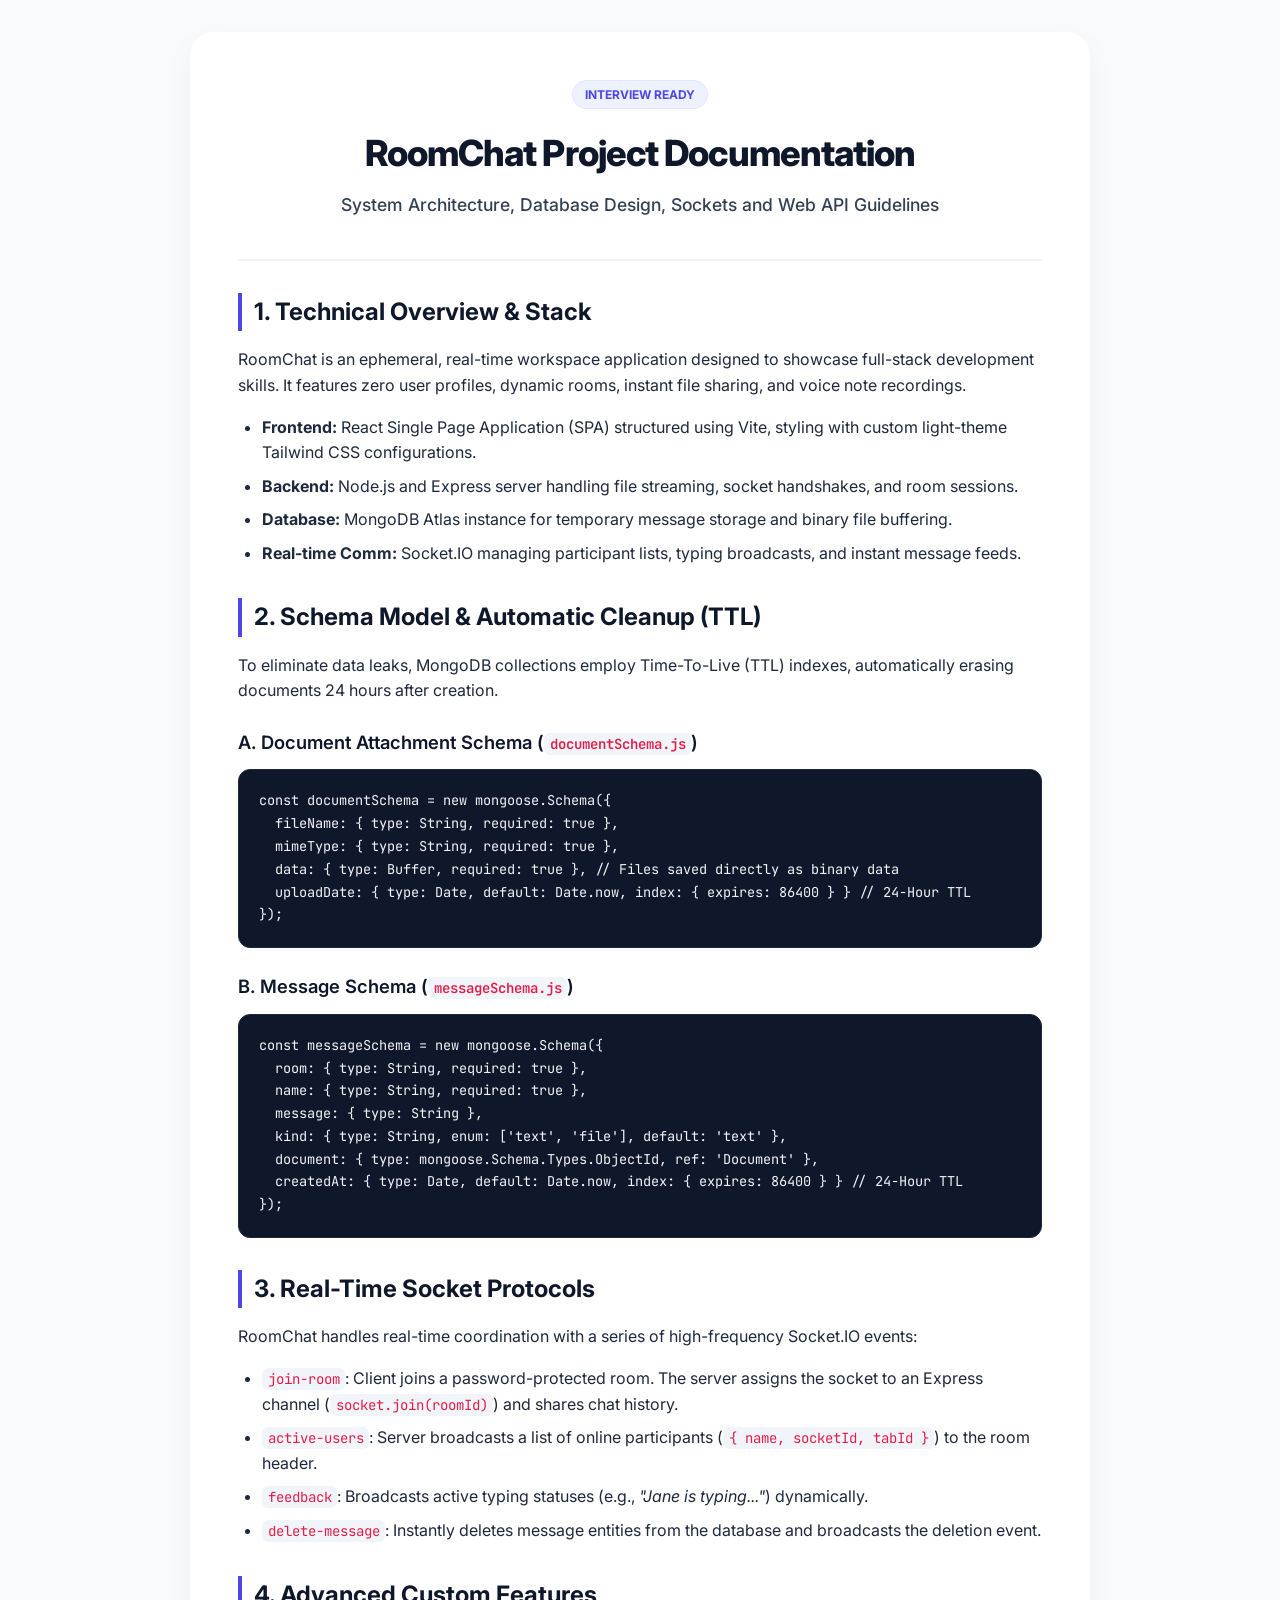
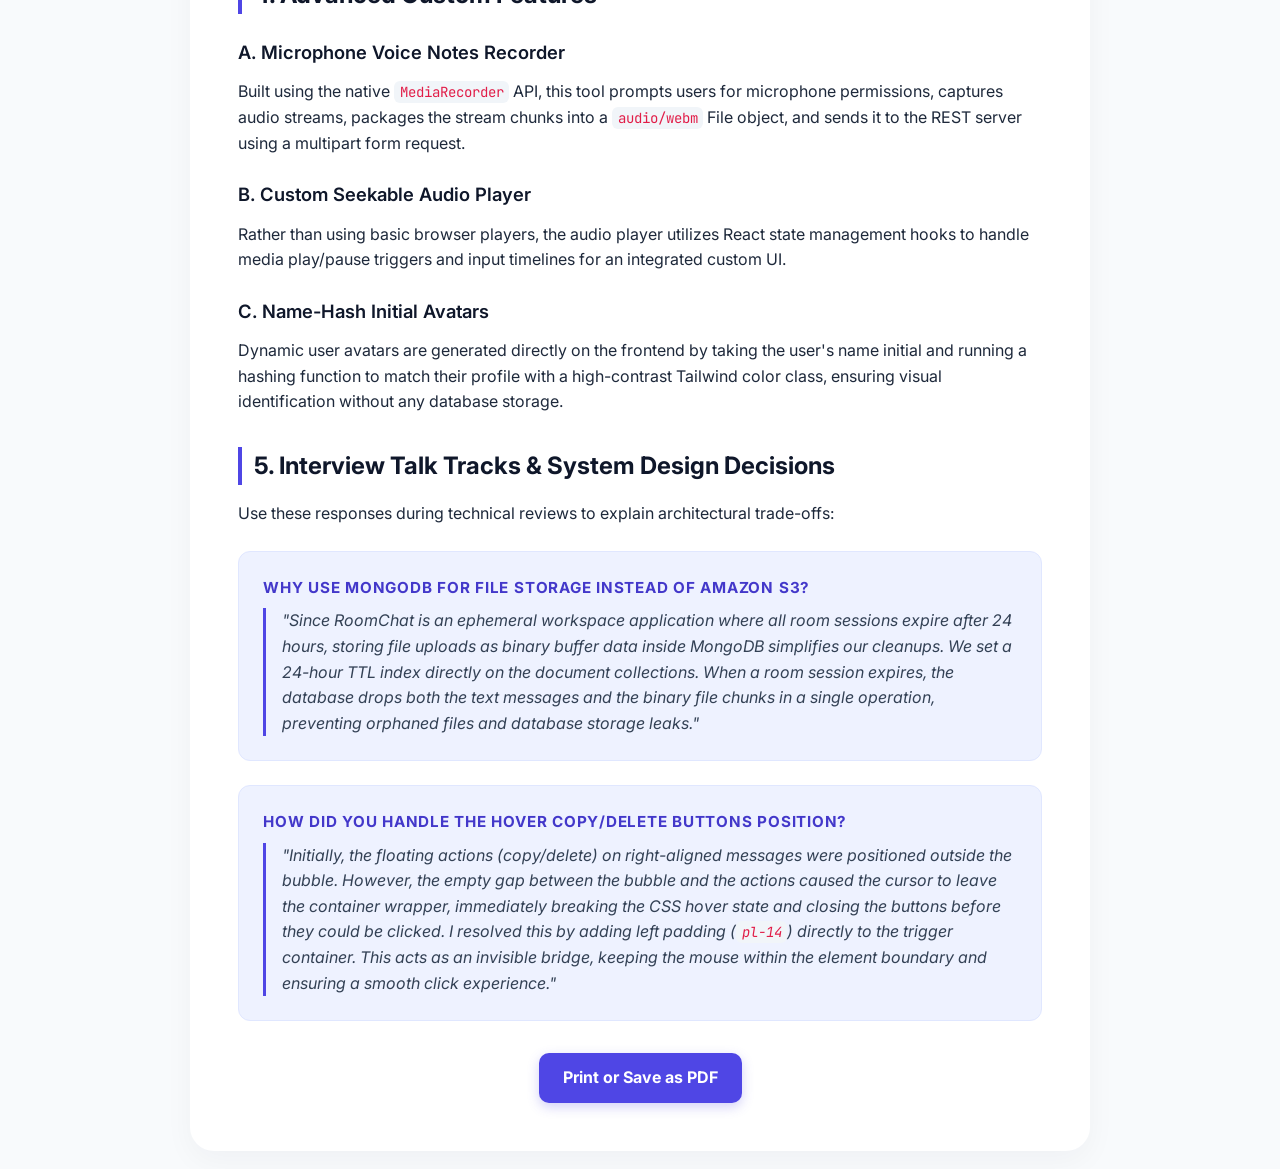
<file: project_documentation.html>
<!DOCTYPE html>
<html lang="en">
<head>
  <meta charset="UTF-8">
  <meta name="viewport" content="width=device-width, initial-scale=1.0">
  <title>RoomChat - Technical Documentation & Interview Guide</title>
  <link rel="preconnect" href="https://fonts.googleapis.com">
  <link rel="preconnect" href="https://fonts.gstatic.com" crossorigin>
  <link href="https://fonts.googleapis.com/css2?family=Inter:wght@300;450;600;700;800&family=JetBrains+Mono:wght@400;600&display=swap" rel="stylesheet">
  <style>
    :root {
      --slate-50: #f8fafc;
      --slate-100: #f1f5f9;
      --slate-200: #e2e8f0;
      --slate-700: #334155;
      --slate-800: #1e293b;
      --slate-900: #0f172a;
      --indigo-50: #eef2ff;
      --indigo-100: #e0e7ff;
      --indigo-600: #4f46e5;
      --indigo-700: #4338ca;
      --rose-50: #fff1f2;
      --rose-600: #e11d48;
    }

    * {
      box-sizing: border-box;
      margin: 0;
      padding: 0;
    }

    body {
      font-family: 'Inter', sans-serif;
      background-color: var(--slate-50);
      color: var(--slate-800);
      line-height: 1.6;
      padding: 2rem 1rem;
    }

    .container {
      max-width: 900px;
      margin: 0 auto;
      background: white;
      border: 1px border var(--slate-200);
      border-radius: 24px;
      padding: 3rem;
      box-shadow: 0 10px 30px rgba(15, 23, 42, 0.04);
    }

    header {
      border-bottom: 2px solid var(--slate-100);
      padding-bottom: 1.5rem;
      margin-bottom: 2rem;
      text-align: center;
    }

    .badge {
      display: inline-block;
      background: var(--indigo-50);
      border: 1px solid var(--indigo-100);
      color: var(--indigo-600);
      font-size: 0.75rem;
      font-weight: 700;
      padding: 0.25rem 0.75rem;
      border-radius: 9999px;
      text-transform: uppercase;
      margin-bottom: 1rem;
    }

    h1 {
      font-size: 2.25rem;
      font-weight: 800;
      color: var(--slate-900);
      letter-spacing: -0.025em;
      margin-bottom: 0.5rem;
    }

    .subtitle {
      color: var(--slate-700);
      font-size: 1.1rem;
      font-weight: 500;
    }

    h2 {
      font-size: 1.5rem;
      font-weight: 700;
      color: var(--slate-900);
      margin-top: 2rem;
      margin-bottom: 1rem;
      border-left: 4px solid var(--indigo-600);
      padding-left: 0.75rem;
    }

    h3 {
      font-size: 1.15rem;
      font-weight: 600;
      color: var(--slate-900);
      margin-top: 1.5rem;
      margin-bottom: 0.75rem;
    }

    p {
      margin-bottom: 1rem;
    }

    ul, ol {
      margin-bottom: 1rem;
      padding-left: 1.5rem;
    }

    li {
      margin-bottom: 0.5rem;
    }

    code {
      font-family: 'JetBrains Mono', monospace;
      font-size: 0.875rem;
      background-color: var(--slate-100);
      padding: 0.125rem 0.35rem;
      border-radius: 6px;
      color: var(--rose-600);
    }

    pre {
      background-color: var(--slate-900);
      color: var(--slate-100);
      padding: 1.25rem;
      border-radius: 12px;
      overflow-x: auto;
      margin-bottom: 1.5rem;
      border: 1px solid var(--slate-800);
    }

    pre code {
      background-color: transparent;
      padding: 0;
      color: var(--slate-100);
      font-size: 0.85rem;
    }

    .talk-track {
      background-color: var(--indigo-50);
      border: 1px solid var(--indigo-100);
      border-radius: 12px;
      padding: 1.5rem;
      margin: 1.5rem 0;
    }

    .talk-track-title {
      font-weight: 700;
      color: var(--indigo-700);
      margin-bottom: 0.5rem;
      font-size: 0.95rem;
      text-transform: uppercase;
      letter-spacing: 0.05em;
    }

    .talk-track-quote {
      font-style: italic;
      color: var(--slate-700);
      border-left: 3px solid var(--indigo-600);
      padding-left: 1rem;
      margin-top: 0.5rem;
    }

    .print-btn {
      display: block;
      width: fit-content;
      margin: 2rem auto 0 auto;
      background: var(--indigo-600);
      color: white;
      border: none;
      font-weight: 700;
      padding: 0.75rem 1.5rem;
      border-radius: 10px;
      cursor: pointer;
      box-shadow: 0 4px 12px rgba(79, 70, 229, 0.25);
      transition: background 0.15s ease;
    }

    .print-btn:hover {
      background: var(--indigo-700);
    }

    @media (max-width: 640px) {
      body {
        padding: 1rem 0.5rem;
      }
      .container {
        padding: 1.5rem;
        border-radius: 16px;
      }
      h1 {
        font-size: 1.75rem;
      }
    }

    @media print {
      body {
        background: white;
        padding: 0;
      }
      .container {
        box-shadow: none;
        border: none;
        padding: 0;
      }
      .print-btn {
        display: none;
      }
    }
  </style>
</head>
<body>

  <div class="container">
    <header>
      <span class="badge">Interview Ready</span>
      <h1>RoomChat Project Documentation</h1>
      <p class="subtitle">System Architecture, Database Design, Sockets and Web API Guidelines</p>
    </header>

    <h2>1. Technical Overview & Stack</h2>
    <p>RoomChat is an ephemeral, real-time workspace application designed to showcase full-stack development skills. It features zero user profiles, dynamic rooms, instant file sharing, and voice note recordings.</p>
    <ul>
      <li><strong>Frontend:</strong> React Single Page Application (SPA) structured using Vite, styling with custom light-theme Tailwind CSS configurations.</li>
      <li><strong>Backend:</strong> Node.js and Express server handling file streaming, socket handshakes, and room sessions.</li>
      <li><strong>Database:</strong> MongoDB Atlas instance for temporary message storage and binary file buffering.</li>
      <li><strong>Real-time Comm:</strong> Socket.IO managing participant lists, typing broadcasts, and instant message feeds.</li>
    </ul>

    <h2>2. Schema Model & Automatic Cleanup (TTL)</h2>
    <p>To eliminate data leaks, MongoDB collections employ Time-To-Live (TTL) indexes, automatically erasing documents 24 hours after creation.</p>
    
    <h3>A. Document Attachment Schema (<code>documentSchema.js</code>)</h3>
    <pre><code>const documentSchema = new mongoose.Schema({
  fileName: { type: String, required: true },
  mimeType: { type: String, required: true },
  data: { type: Buffer, required: true }, // Files saved directly as binary data
  uploadDate: { type: Date, default: Date.now, index: { expires: 86400 } } // 24-Hour TTL
});</code></pre>

    <h3>B. Message Schema (<code>messageSchema.js</code>)</h3>
    <pre><code>const messageSchema = new mongoose.Schema({
  room: { type: String, required: true },
  name: { type: String, required: true },
  message: { type: String },
  kind: { type: String, enum: ['text', 'file'], default: 'text' },
  document: { type: mongoose.Schema.Types.ObjectId, ref: 'Document' },
  createdAt: { type: Date, default: Date.now, index: { expires: 86400 } } // 24-Hour TTL
});</code></pre>

    <h2>3. Real-Time Socket Protocols</h2>
    <p>RoomChat handles real-time coordination with a series of high-frequency Socket.IO events:</p>
    <ul>
      <li><code>join-room</code>: Client joins a password-protected room. The server assigns the socket to an Express channel (<code>socket.join(roomId)</code>) and shares chat history.</li>
      <li><code>active-users</code>: Server broadcasts a list of online participants (<code>{ name, socketId, tabId }</code>) to the room header.</li>
      <li><code>feedback</code>: Broadcasts active typing statuses (e.g., <i>"Jane is typing..."</i>) dynamically.</li>
      <li><code>delete-message</code>: Instantly deletes message entities from the database and broadcasts the deletion event.</li>
    </ul>

    <h2>4. Advanced Custom Features</h2>
    
    <h3>A. Microphone Voice Notes Recorder</h3>
    <p>Built using the native <code>MediaRecorder</code> API, this tool prompts users for microphone permissions, captures audio streams, packages the stream chunks into a <code>audio/webm</code> File object, and sends it to the REST server using a multipart form request.</p>

    <h3>B. Custom Seekable Audio Player</h3>
    <p>Rather than using basic browser players, the audio player utilizes React state management hooks to handle media play/pause triggers and input timelines for an integrated custom UI.</p>

    <h3>C. Name-Hash Initial Avatars</h3>
    <p>Dynamic user avatars are generated directly on the frontend by taking the user's name initial and running a hashing function to match their profile with a high-contrast Tailwind color class, ensuring visual identification without any database storage.</p>

    <h2>5. Interview Talk Tracks & System Design Decisions</h2>
    <p>Use these responses during technical reviews to explain architectural trade-offs:</p>

    <div class="talk-track">
      <div class="talk-track-title">Why use MongoDB for file storage instead of Amazon S3?</div>
      <div class="talk-track-quote">
        "Since RoomChat is an ephemeral workspace application where all room sessions expire after 24 hours, storing file uploads as binary buffer data inside MongoDB simplifies our cleanups. We set a 24-hour TTL index directly on the document collections. When a room session expires, the database drops both the text messages and the binary file chunks in a single operation, preventing orphaned files and database storage leaks."
      </div>
    </div>

    <div class="talk-track">
      <div class="talk-track-title">How did you handle the hover copy/delete buttons position?</div>
      <div class="talk-track-quote">
        "Initially, the floating actions (copy/delete) on right-aligned messages were positioned outside the bubble. However, the empty gap between the bubble and the actions caused the cursor to leave the container wrapper, immediately breaking the CSS hover state and closing the buttons before they could be clicked. I resolved this by adding left padding (<code>pl-14</code>) directly to the trigger container. This acts as an invisible bridge, keeping the mouse within the element boundary and ensuring a smooth click experience."
      </div>
    </div>

    <div class="print-btn" onclick="window.print()">Print or Save as PDF</div>
  </div>

</body>
</html>
</file>
